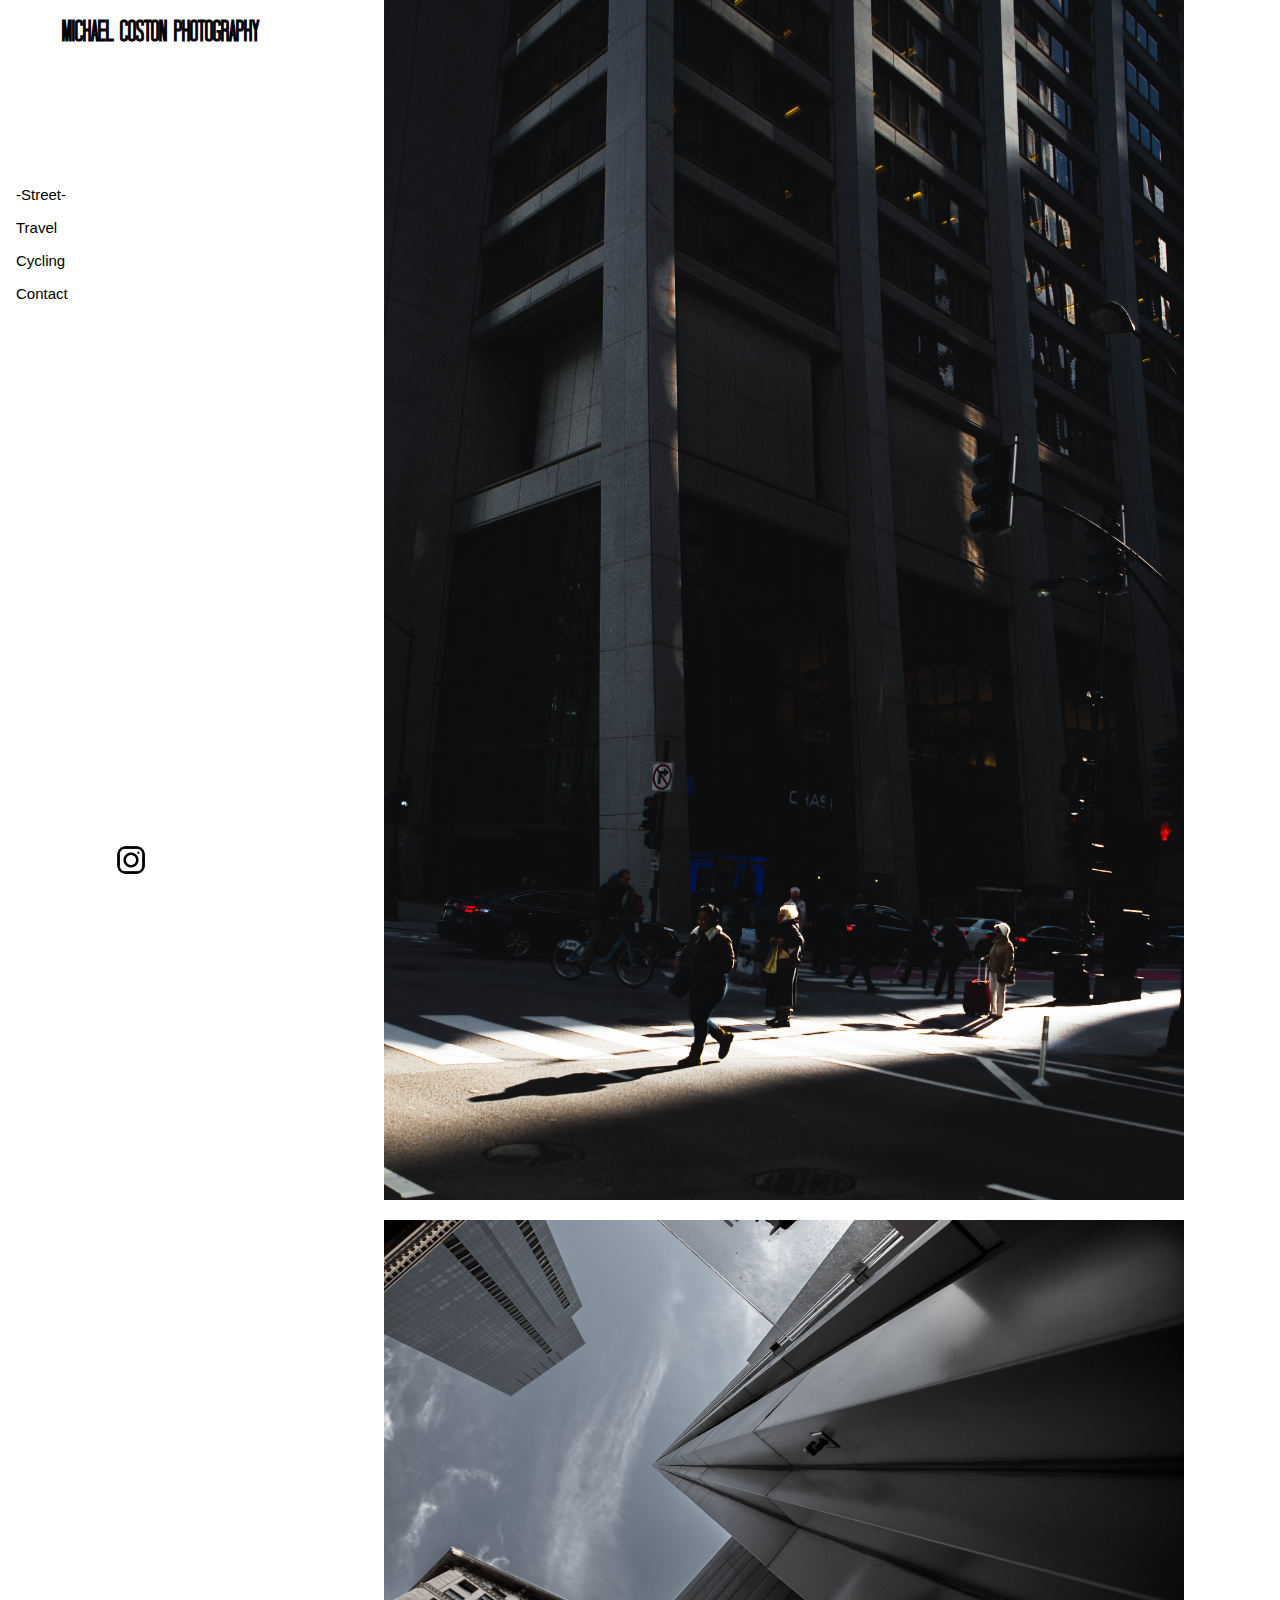
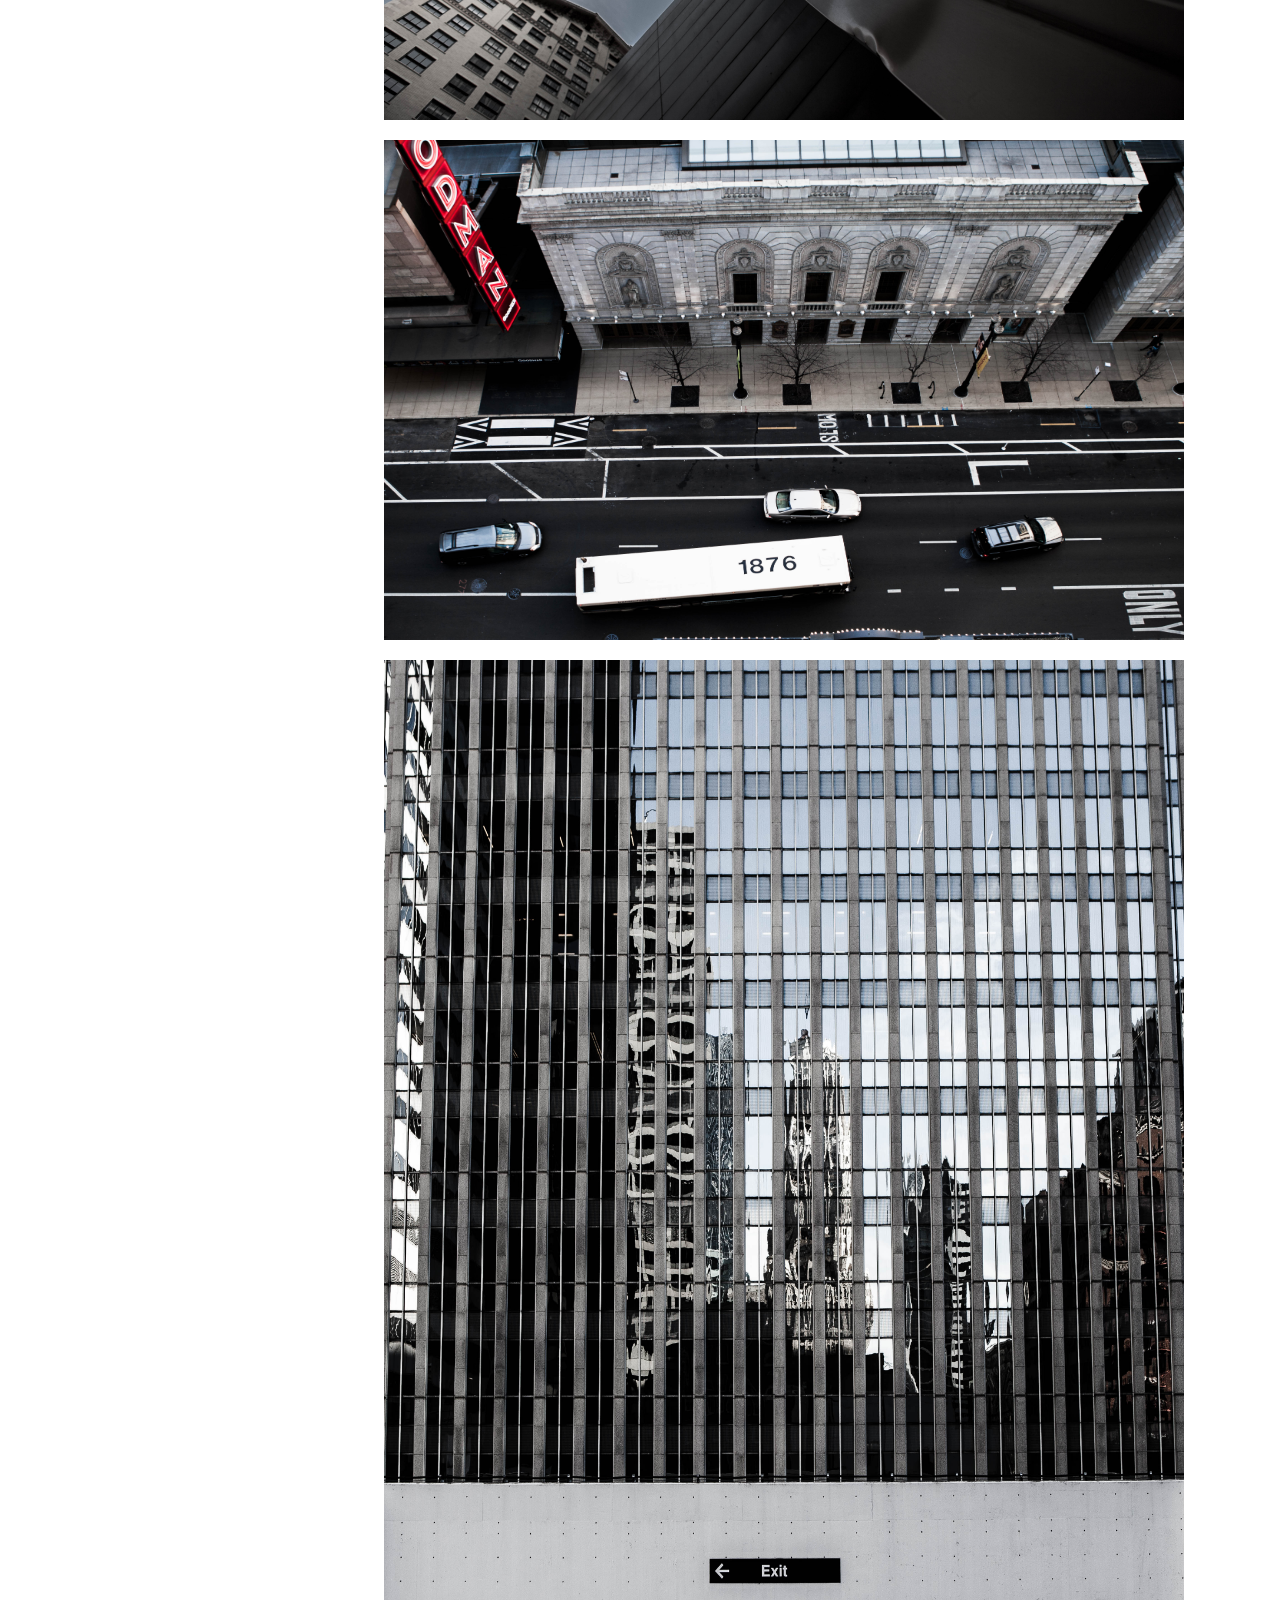
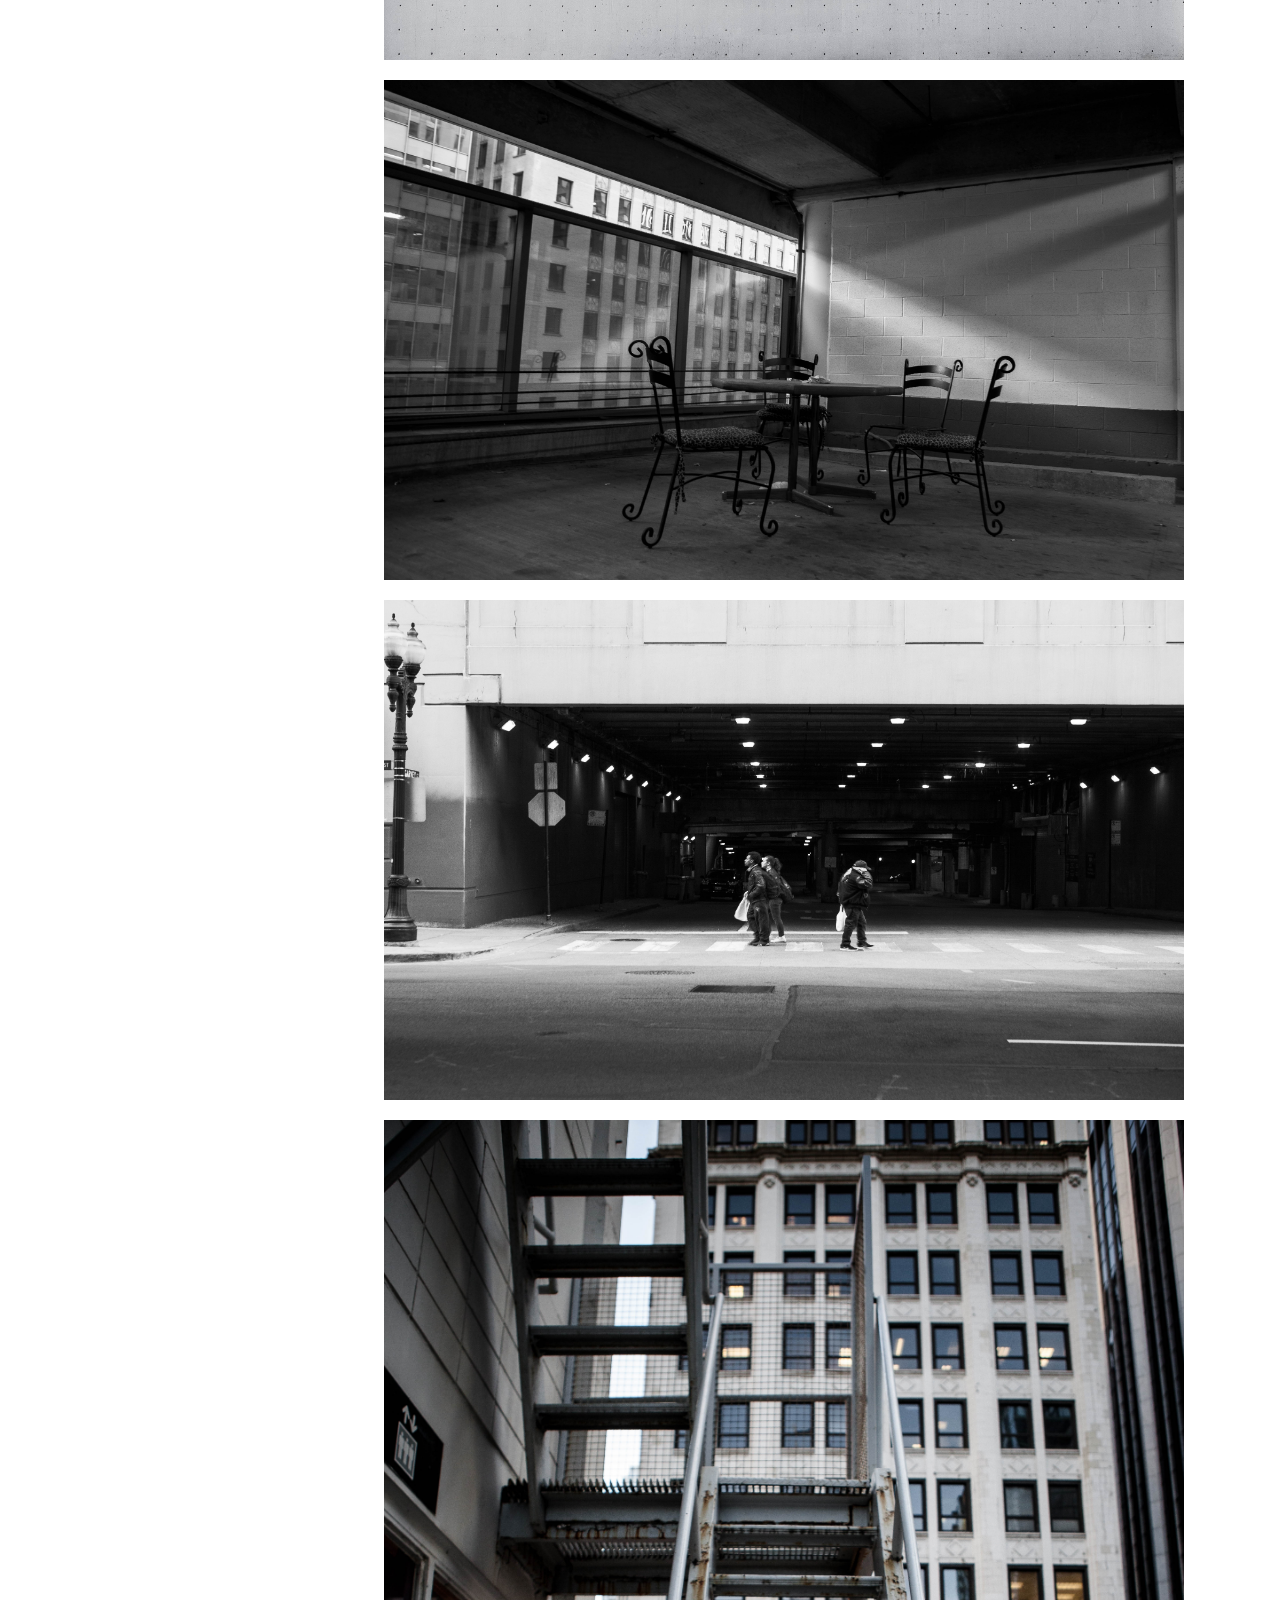
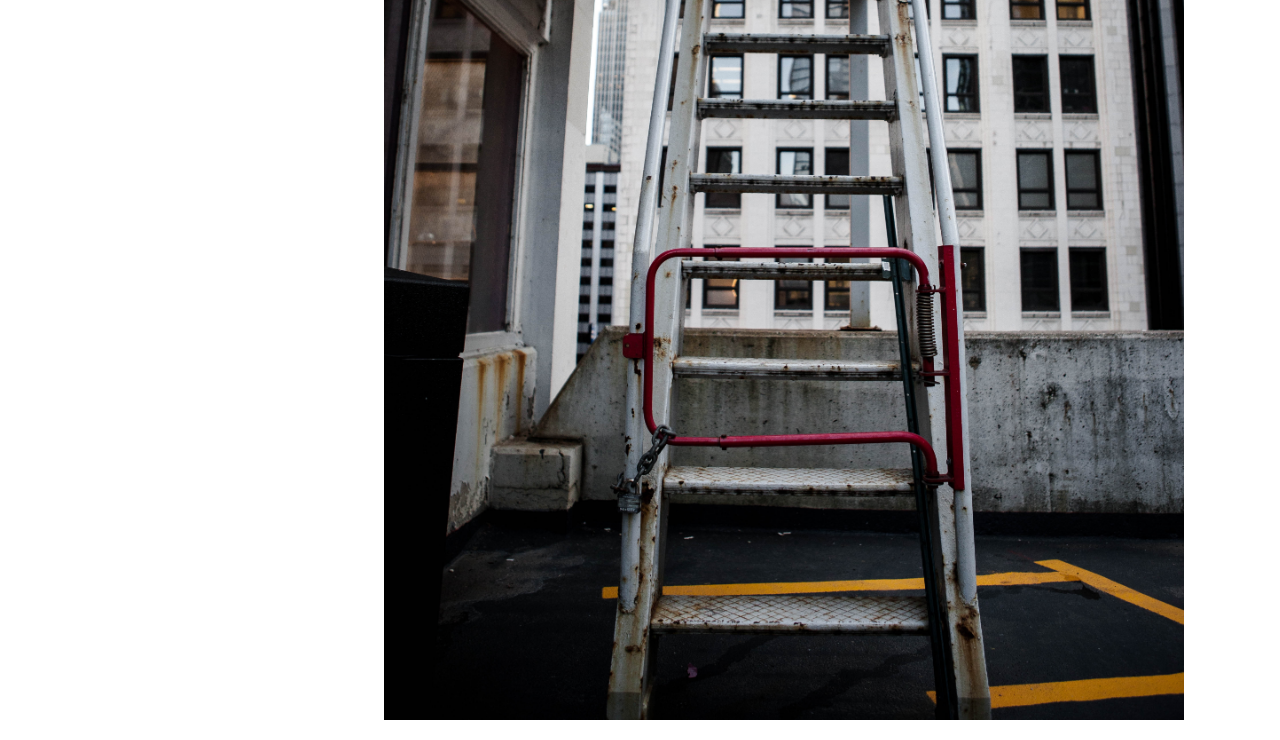
<file: index.html>
<! doctype html>
<html lang-"en-us">
  <head>
    <meta charset="utf-8">
    <meta http-equiv="X-UA-Compatible" content="IE=edge">
    <meta name="viewport" content="width=device-width, initial-scale=1">

    <link rel="stylesheet" type ="text/css" href="style.css"/>

    <title> MCC|Michael C Coston Photography</title>


</head>
<body>
<div id="content">
<div class="nav">
  <ul>
    <li><h1>MICHAEL COSTON PHOTOGRAPHY</h1></li><br />
    <li><a href="index.html">-Street-</a></li>
    <li><a href="travel.html">Travel</a></li>
    <li><a href="cycling.html">Cycling</a></li>
    <li><a href="contact.html">Contact</a></li>
    <a href="https://www.instagram.com/_stonnie/"><img border="0" alt="instagram" src="https://mcsoton.github.io/web-portfolio-/images/instagram_new-512.png" width="40" height="40">
    </a>
  </ul>

</div>

<div class="gallery">
    <img src="https://mcsoton.github.io/web-portfolio-/images/IMG_8646.jpg" alt="City 0" width="800" height="1200" onclick="openModal();currentSlide(1)" /><br />
    <img src="https://mcsoton.github.io/web-portfolio-/images/IMG_8689.jpg" alt="City I" width="800" height="500" onclick="openModal();currentSlide(2)" /><br />
    <img src="https://mcsoton.github.io/web-portfolio-/images/IMG_7011 copy.jpg" alt="City II" width="800" height="500" onclick="openModal();currentSlide(3)" /><br />
    <img src="https://mcsoton.github.io/web-portfolio-/images/IMG_8671.jpg" alt="City III" width="800" height="1000" onclick="openModal();currentSlide(4)" /><br />
    <img src="https://mcsoton.github.io/web-portfolio-/images/IMG_6974 copy.jpg" alt="City IV" width="800" height="500" onclick="openModal();currentSlide(5)" /><br />
    <img src="https://mcsoton.github.io/web-portfolio-/images/IMG_7016 copy.jpg" alt="City V" width="800" height="500" onclick="openModal();currentSlide(6)" />
    <img src="https://mcsoton.github.io/web-portfolio-/images/IMG_7042 copy.jpg" alt="City VI" width="800" hieght="1500" onclick="openModal();currentSlide(7)"/><br />

</div>
</div>

 <div id="myModal" class="modal">
  <span class="close cursor" onclick="closeModal()">&times;</span>
  <div class="modal-content">

    <div class="mySlides">
      <div class="numbertext">1 / 7</div>
      <img src="https://mcsoton.github.io/web-portfolio-/images/IMG_8646.jpg" style="width:100%">
    </div>

    <div class="mySlides">
      <div class="numbertext">2 / 7</div>
      <img src="https://mcsoton.github.io/web-portfolio-/images/IMG_8689.jpg" style="width:100%">
    </div>
    
    <div class="mySlides">
      <div class="numbertext">3 / 7</div>
      <img src="https://mcsoton.github.io/web-portfolio-/images/IMG_7011 copy.jpg" style="width:100%">
    </div>
    
    <div class="mySlides">
      <div class="numbertext">4 / 7</div>
      <img src="https://mcsoton.github.io/web-portfolio-/images/IMG_8671.jpg" style="width:100%">
    </div>
    
    <div class="mySlides">
      <div class="numbertext">5 / 7</div>
      <img src="https://mcsoton.github.io/web-portfolio-/images/IMG_6974 copy.jpg" style="width:100%">
    </div>
    
    <div class="mySlides">
      <div class="numbertext">6 / 7</div>
      <img src="https://mcsoton.github.io/web-portfolio-/images/IMG_7016 copy.jpg" style="width:100%">
    </div>
    
    <div class="mySlides">
      <div class="numbertext">7 / 7</div>
      <img src="https://mcsoton.github.io/web-portfolio-/images/IMG_7042 copy.jpg" style="width:100%">
    </div>

    <a class="prev" onclick="plusSlides(-1)">&#10094;</a>
    <a class="next" onclick="plusSlides(1)">&#10095;</a>

  
<script>
function openModal() {
  document.getElementById('myModal').style.display = "block";
}

function closeModal() {
  document.getElementById('myModal').style.display = "none";
}

var slideIndex = 1;
showSlides(slideIndex);

function plusSlides(n) {
  showSlides(slideIndex += n);
}

function currentSlide(n) {
  showSlides(slideIndex = n);
}

function showSlides(n) {
  var i;
  var slides = document.getElementsByClassName("mySlides");
  var dots = document.getElementsByClassName("demo");
  var captionText = document.getElementById("caption");
  if (n > slides.length) {slideIndex = 1}
  if (n < 1) {slideIndex = slides.length}
  for (i = 0; i < slides.length; i++) {
      slides[i].style.display = "none";
  }
  for (i = 0; i < dots.length; i++) {
      dots[i].className = dots[i].className.replace(" active", "");
  }
  slides[slideIndex-1].style.display = "block";
  dots[slideIndex-1].className += " active";
  captionText.innerHTML = dots[slideIndex-1].alt;
}
</script>  

</body>

</html>
</file>
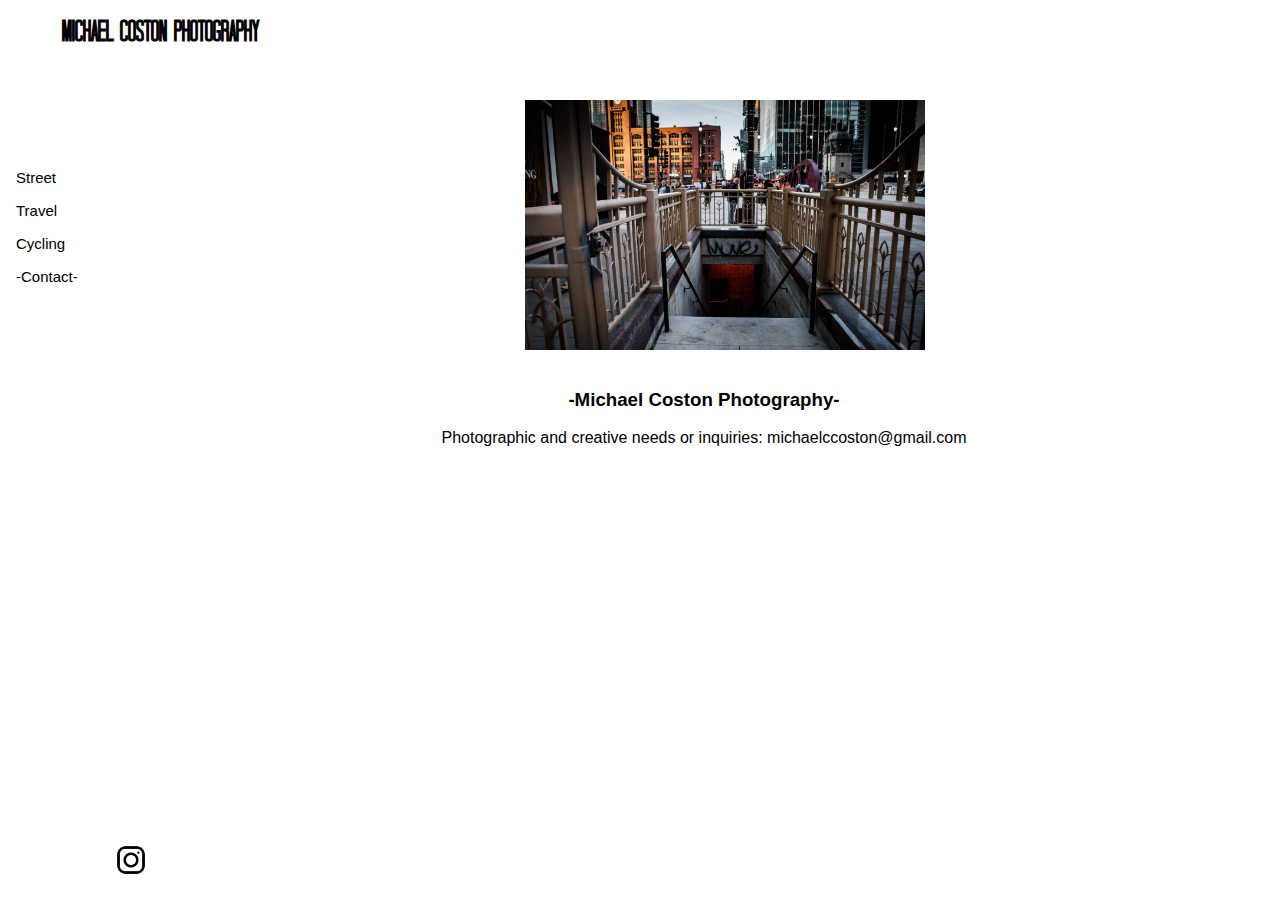
<file: contact.html>
<! doctype html>
<html lang-"en-us">
  <head>
    <meta charset="utf-8">
    <meta http-equiv="X-UA-Compatible" content="IE=edge">
    <meta name="viewport" content="width=device-width, initial-scale=1">

    <link rel="stylesheet" type ="text/css" href="style.css"/>

    <title> MCC|Michael C Coston Photography</title>


</head>
<body>

<div class="nav">
  <ul>
    <li><h1>MICHAEL COSTON PHOTOGRAPHY</h1></li>
    <li><a href="index.html">Street</a></li>
    <li><a href="travel.html">Travel</a></li>
    <li><a href="cycling.html">Cycling</a></li>
    <li><a href="contact.html">-Contact-</a></li>
    <a href="https://www.instagram.com/_stonnie/"><img border="0" alt="instagram" src="https://mcsoton.github.io/web-portfolio-/images/instagram_new-512.png" width="40" height="40">
    </a>
  </ul>

</div>

<div class="contact">
  <img src="https://mcsoton.github.io/web-portfolio-/images/IMG_7100.jpg" alt="City C" width="400" height="250">
  <h3>-Michael Coston Photography-</h3>
  <p>Photographic and creative needs or inquiries: <a href= "mailto:michaelccoston@gmail.com">michaelccoston@gmail.com</a></p>

</div>

</body>

</html>
</file>
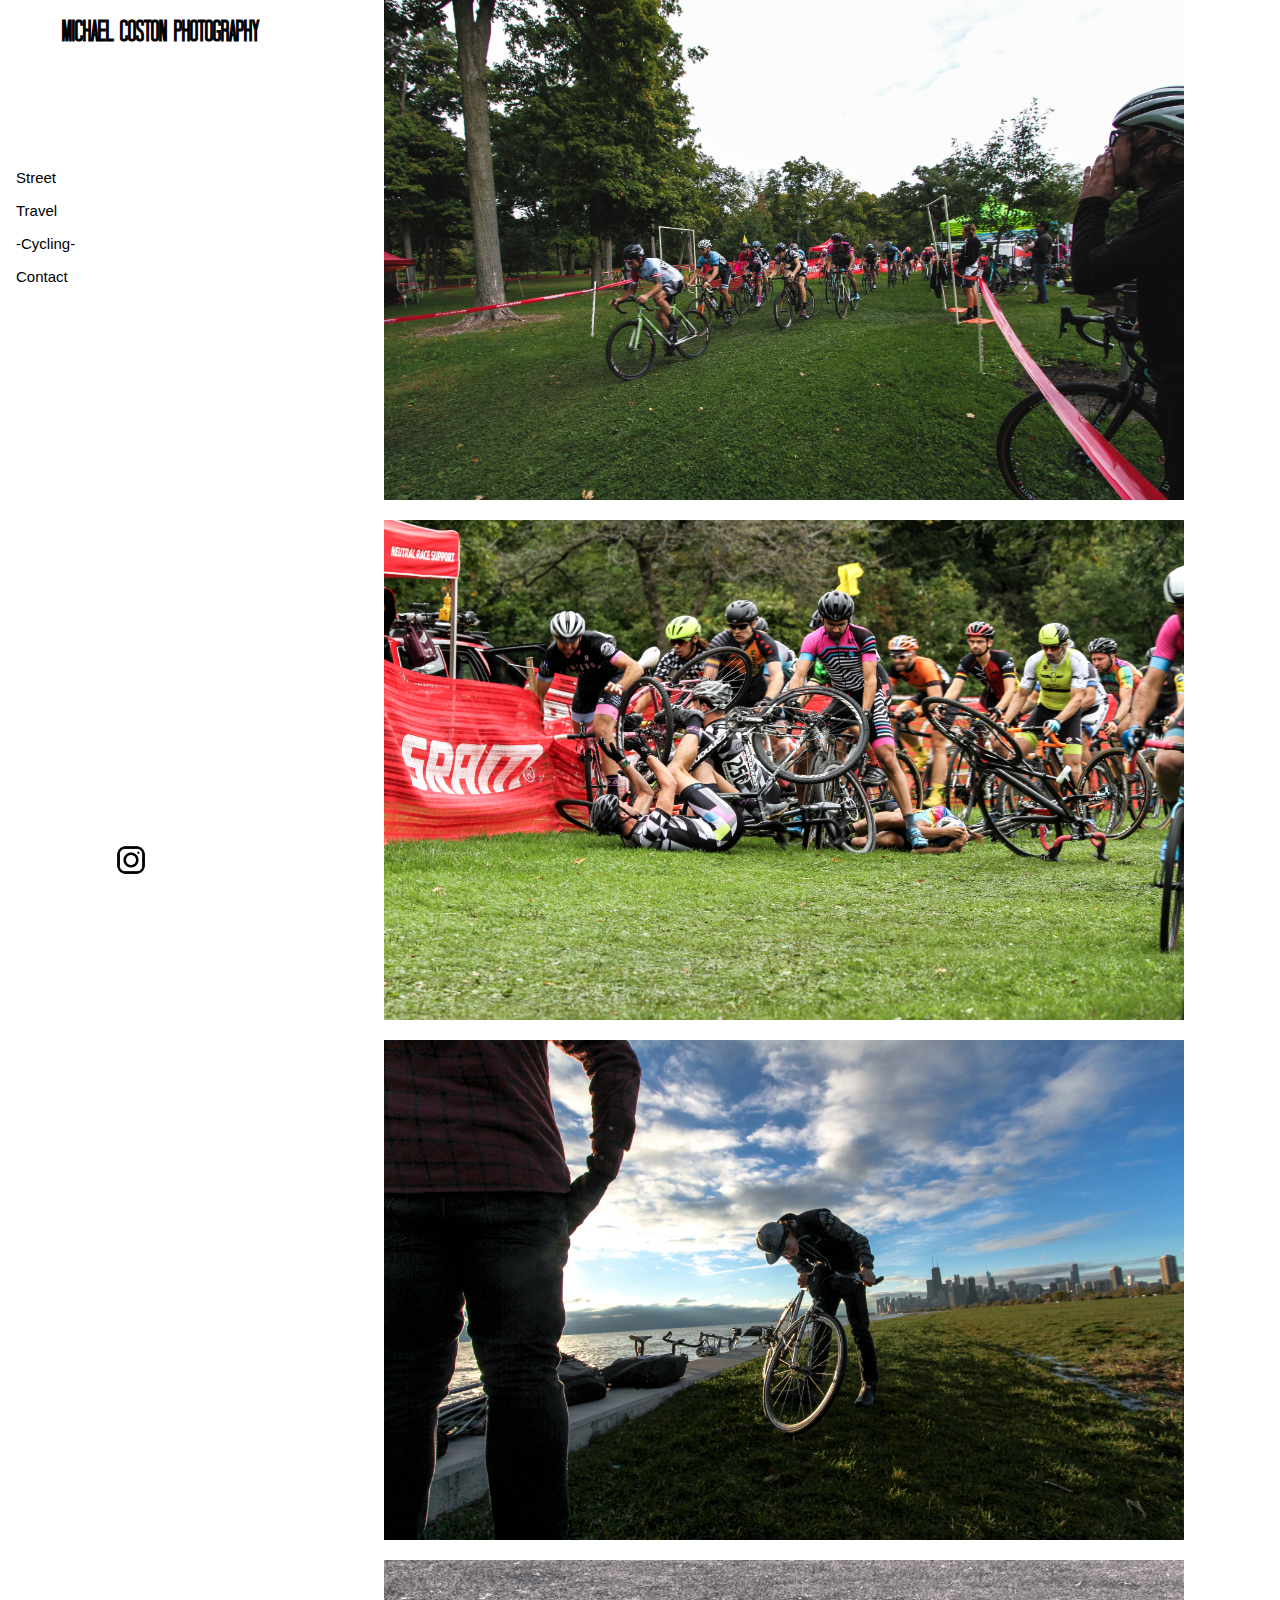
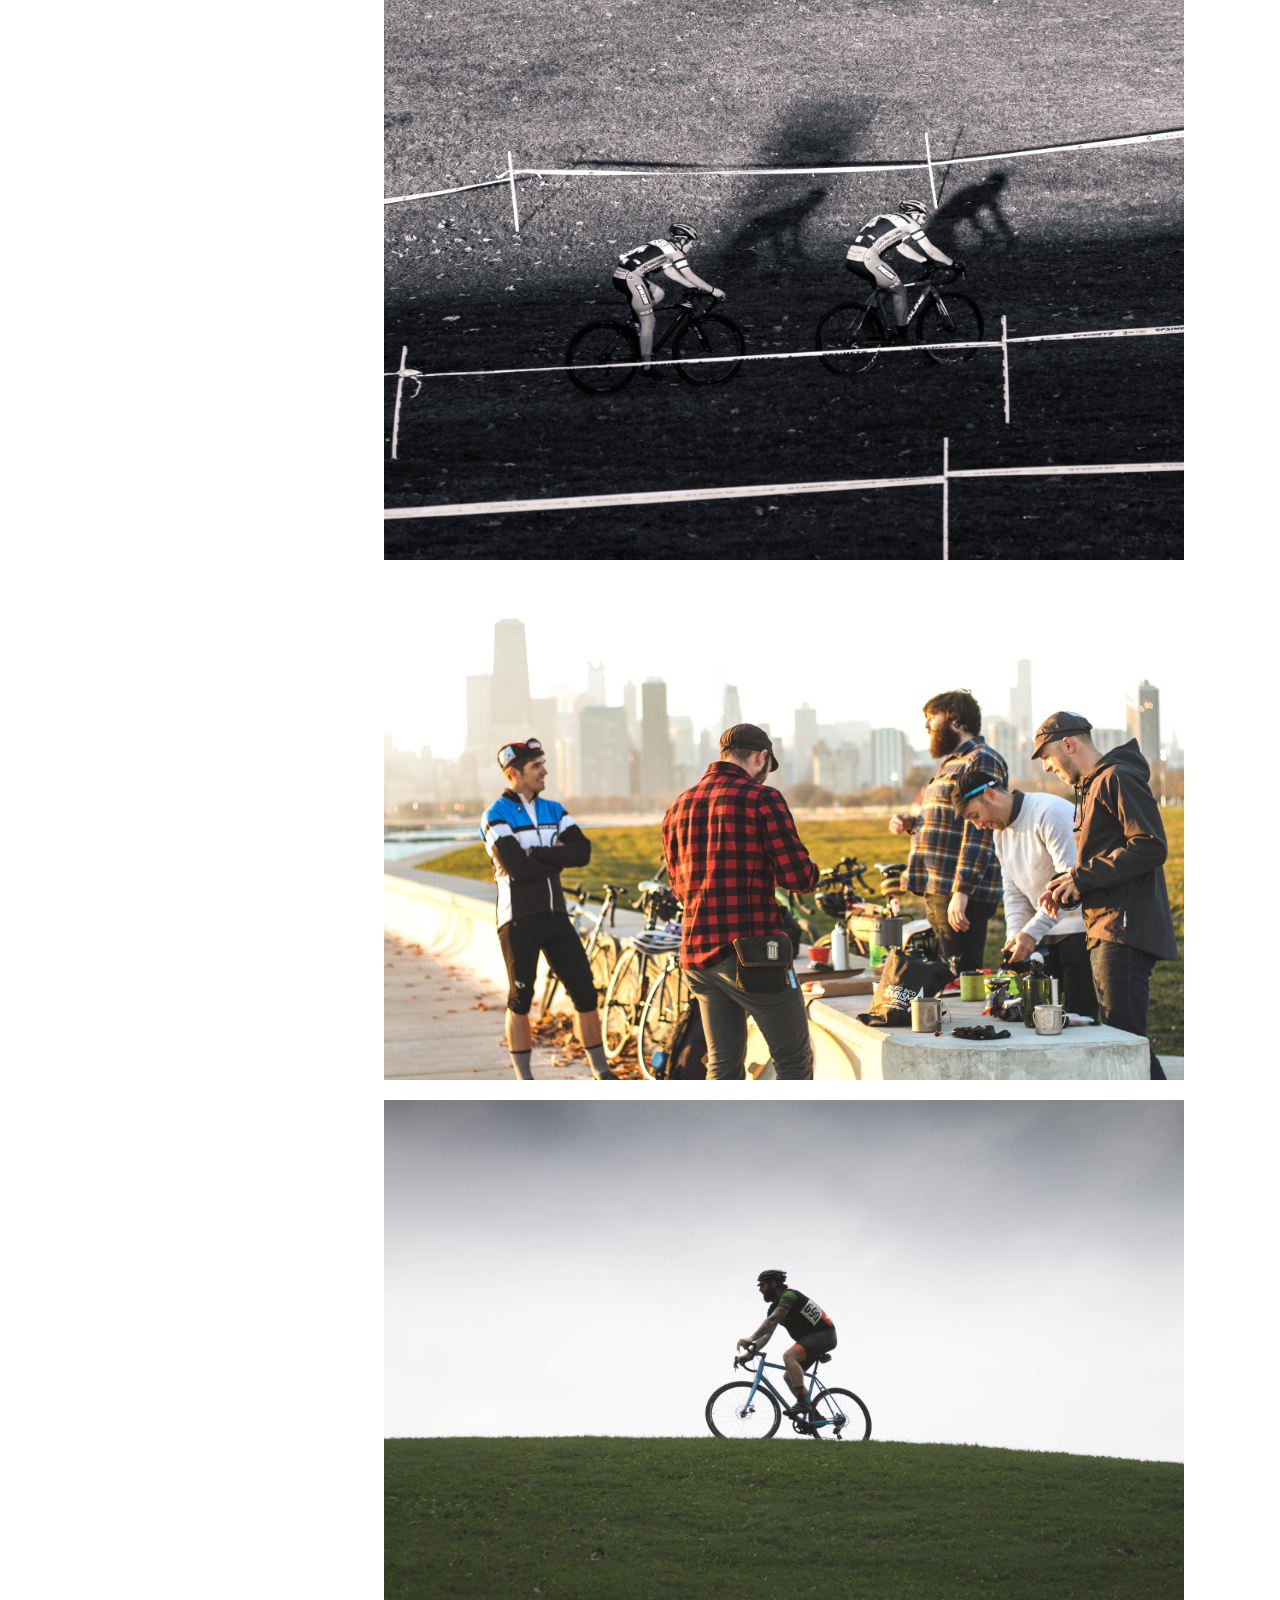
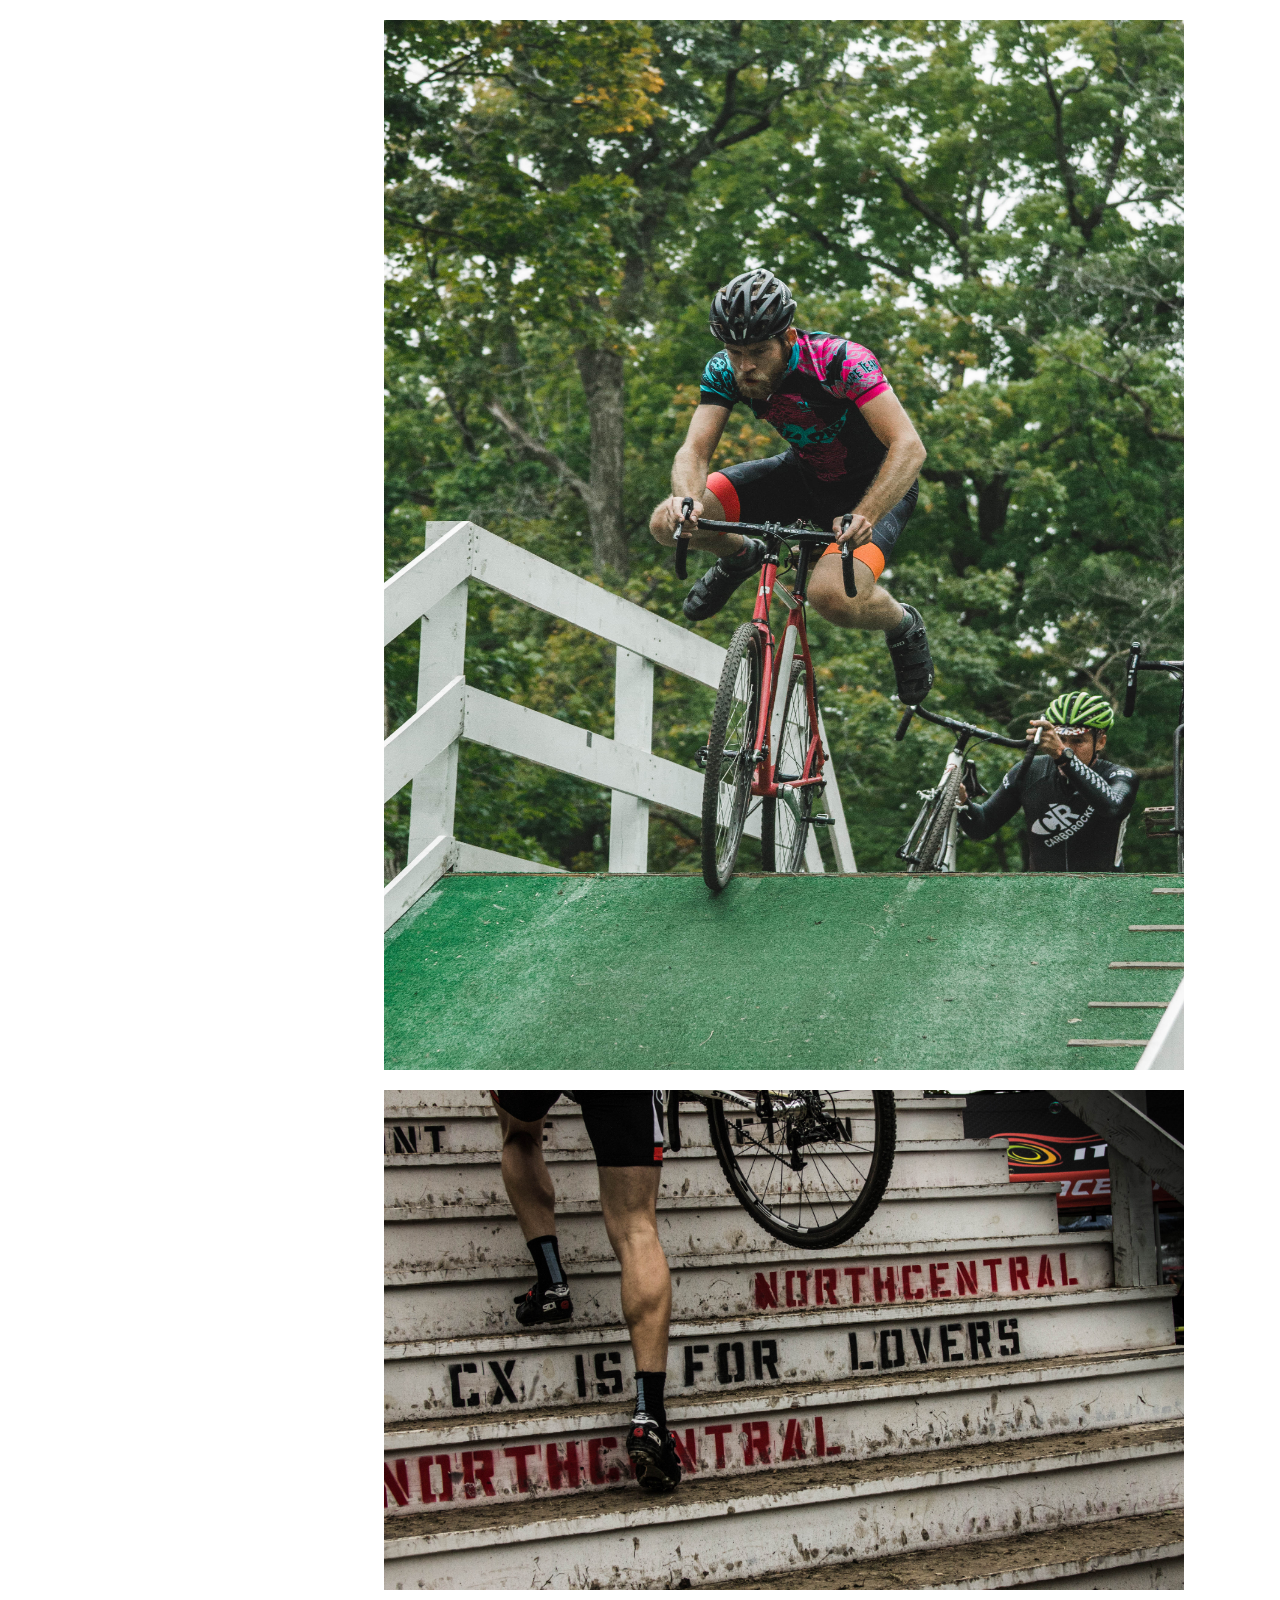
<file: cycling.html>
<! doctype html>
<html lang-"en-us">
  <head>
    <meta charset="utf-8">
    <meta http-equiv="X-UA-Compatible" content="IE=edge">
    <meta name="viewport" content="width=device-width, initial-scale=1">

    <link rel="stylesheet" type ="text/css" href="style.css"/>

    <title> MCC|Michael C Coston Photography</title>


</head>
<body>

<div class="nav">
  <ul>
    <li><h1>MICHAEL COSTON PHOTOGRAPHY</h1></li>
    <li><a href="index.html">Street</a></li>
    <li><a href="travel.html">Travel</a></li>
    <li><a href="cylcing.html">-Cycling-</a></li>
    <li><a href="contact.html">Contact</a></li>
    <a href="https://www.instagram.com/_stonnie/"><img border="0" alt="instagram" src="https://mcsoton.github.io/web-portfolio-/images/instagram_new-512.png" width="40" height="40">
    </a>
  </ul>

</div>
<div id="content">
<div class="gallery">
    <img src="https://mcsoton.github.io/web-portfolio-/images/IMG_2190.jpg" alt="Cylcing I" width="800" height="500" onclick="openModal();currentSlide(1)" /><br />
    <img src="https://mcsoton.github.io/web-portfolio-/images/IMG_2387.jpg" alt="Cylcing II" width="800" height="500" onclick="openModal();currentSlide(2)" /><br />
    <img src="https://mcsoton.github.io/web-portfolio-/images/IMG_3663.jpg" alt="Cycling III" width="800" height="500" onclick="openModal();currentSlide(3)" /><br />
    <img src="https://mcsoton.github.io/web-portfolio-/images/IMG_3694.jpg" alt="Cycling IV" width="800" height="600" onclick="openModal();currentSlide(4)" /><br />
    <img src="https://mcsoton.github.io/web-portfolio-/images/IMG_4176.jpg" alt="Cycling V" width="800" height="500" onclick="openModal();currentSlide(5)" /><br />
    <img src="https://mcsoton.github.io/web-portfolio-/images/IMG_6829.jpg" alt="Cycling VI" width="800" height="500" onclick="openModal();currentSlide(6)" /><br />
    <img src="https://mcsoton.github.io/web-portfolio-/images/IMG_7026.jpg" alt="Cylcing VII" width="800" height="1050" onclick="openModal();currentSlide(7)" /><br />
    <img src="https://mcsoton.github.io/web-portfolio-/images/IMG_7169.jpg" alt="Cycling VIII" width="800" height="500" onclick="openModal();currentSlide(8)" /><br />
</div>
</div>

<div id="myModal" class="modal">
  <span class="close cursor" onclick="closeModal()">&times;</span>
  <div class="modal-content">

    <div class="mySlides">
      <div class="numbertext">1 / 8</div>
      <img src="https://mcsoton.github.io/web-portfolio-/images/IMG_2190.jpg" style="width:100%">
    </div>

    <div class="mySlides">
      <div class="numbertext">2 / 8</div>
      <img src="https://mcsoton.github.io/web-portfolio-/images/IMG_2387.jpg" style="width:100%">
    </div>
    
    <div class="mySlides">
      <div class="numbertext">3 / 8</div>
      <img src="https://mcsoton.github.io/web-portfolio-/images/IMG_3663.jpg" style="width:100%">
    </div>
    
    <div class="mySlides">
      <div class="numbertext">4 / 8</div>
      <img src="https://mcsoton.github.io/web-portfolio-/images/IMG_3694.jpg" style="width:100%">
    </div>
    
    <div class="mySlides">
      <div class="numbertext">5 / 8</div>
      <img src="https://mcsoton.github.io/web-portfolio-/images/IMG_4176.jpg" style="width:100%">
    </div>
    
    <div class="mySlides">
      <div class="numbertext">6 / 8</div>
      <img src="https://mcsoton.github.io/web-portfolio-/images/IMG_6829.jpg" style="width:100%">
    </div>
    
    <div class="mySlides">
      <div class="numbertext">7 / 8</div>
      <img src="https://mcsoton.github.io/web-portfolio-/images/IMG_7026.jpg" style="width:100%">
    </div>
    
    <div class="mySlides">
      <div class="numbertext">8 / 8</div>
      <img src="https://mcsoton.github.io/web-portfolio-/images/IMG_7169.jpg" style="width:100%">
    </div>

    <a class="prev" onclick="plusSlides(-1)">&#10094;</a>
    <a class="next" onclick="plusSlides(1)">&#10095;</a>
  
<script>
function openModal() {
  document.getElementById('myModal').style.display = "block";
}
function closeModal() {
  document.getElementById('myModal').style.display = "none";
}
var slideIndex = 1;
showSlides(slideIndex);
function plusSlides(n) {
  showSlides(slideIndex += n);
}
function currentSlide(n) {
  showSlides(slideIndex = n);
}
function showSlides(n) {
  var i;
  var slides = document.getElementsByClassName("mySlides");
  var dots = document.getElementsByClassName("demo");
  var captionText = document.getElementById("caption");
  if (n > slides.length) {slideIndex = 1}
  if (n < 1) {slideIndex = slides.length}
  for (i = 0; i < slides.length; i++) {
      slides[i].style.display = "none";
  }
  for (i = 0; i < dots.length; i++) {
      dots[i].className = dots[i].className.replace(" active", "");
  }
  slides[slideIndex-1].style.display = "block";
  dots[slideIndex-1].className += " active";
  captionText.innerHTML = dots[slideIndex-1].alt;
}
</script>
</body>

</html>
</file>
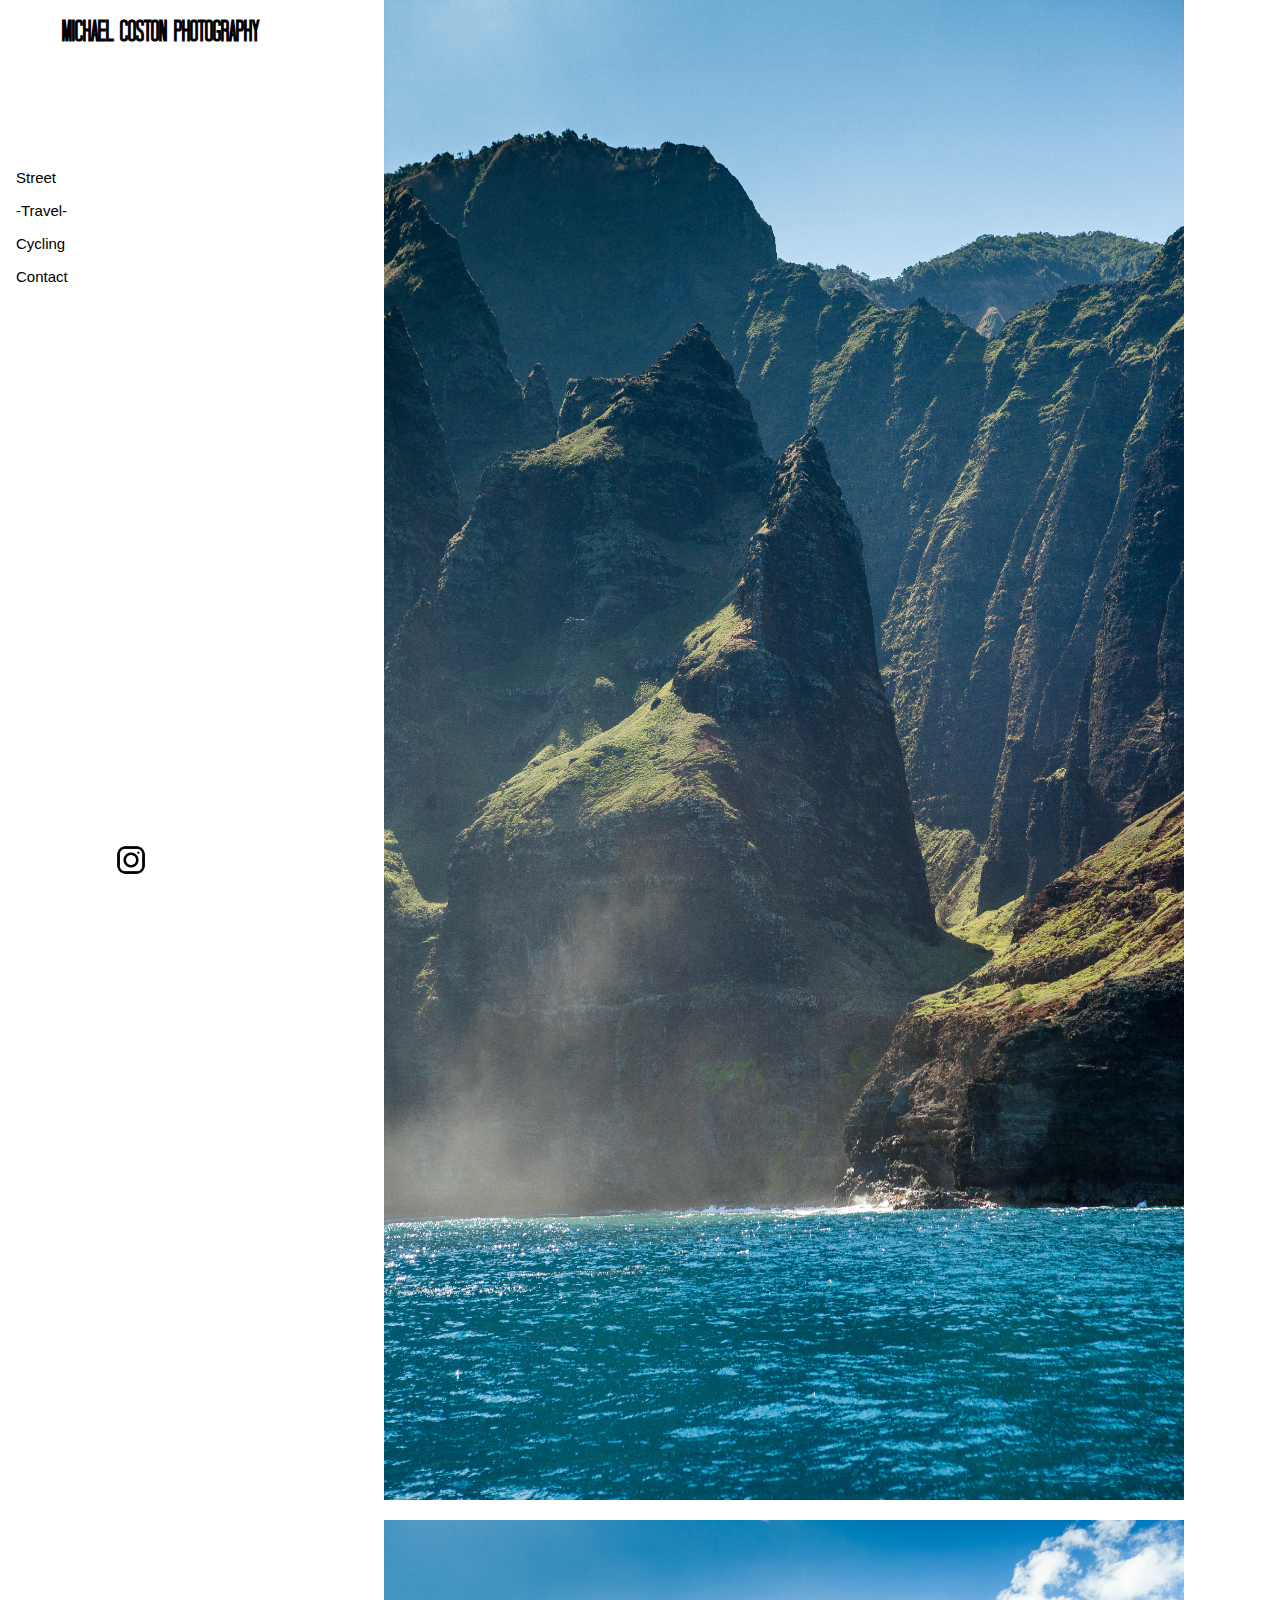
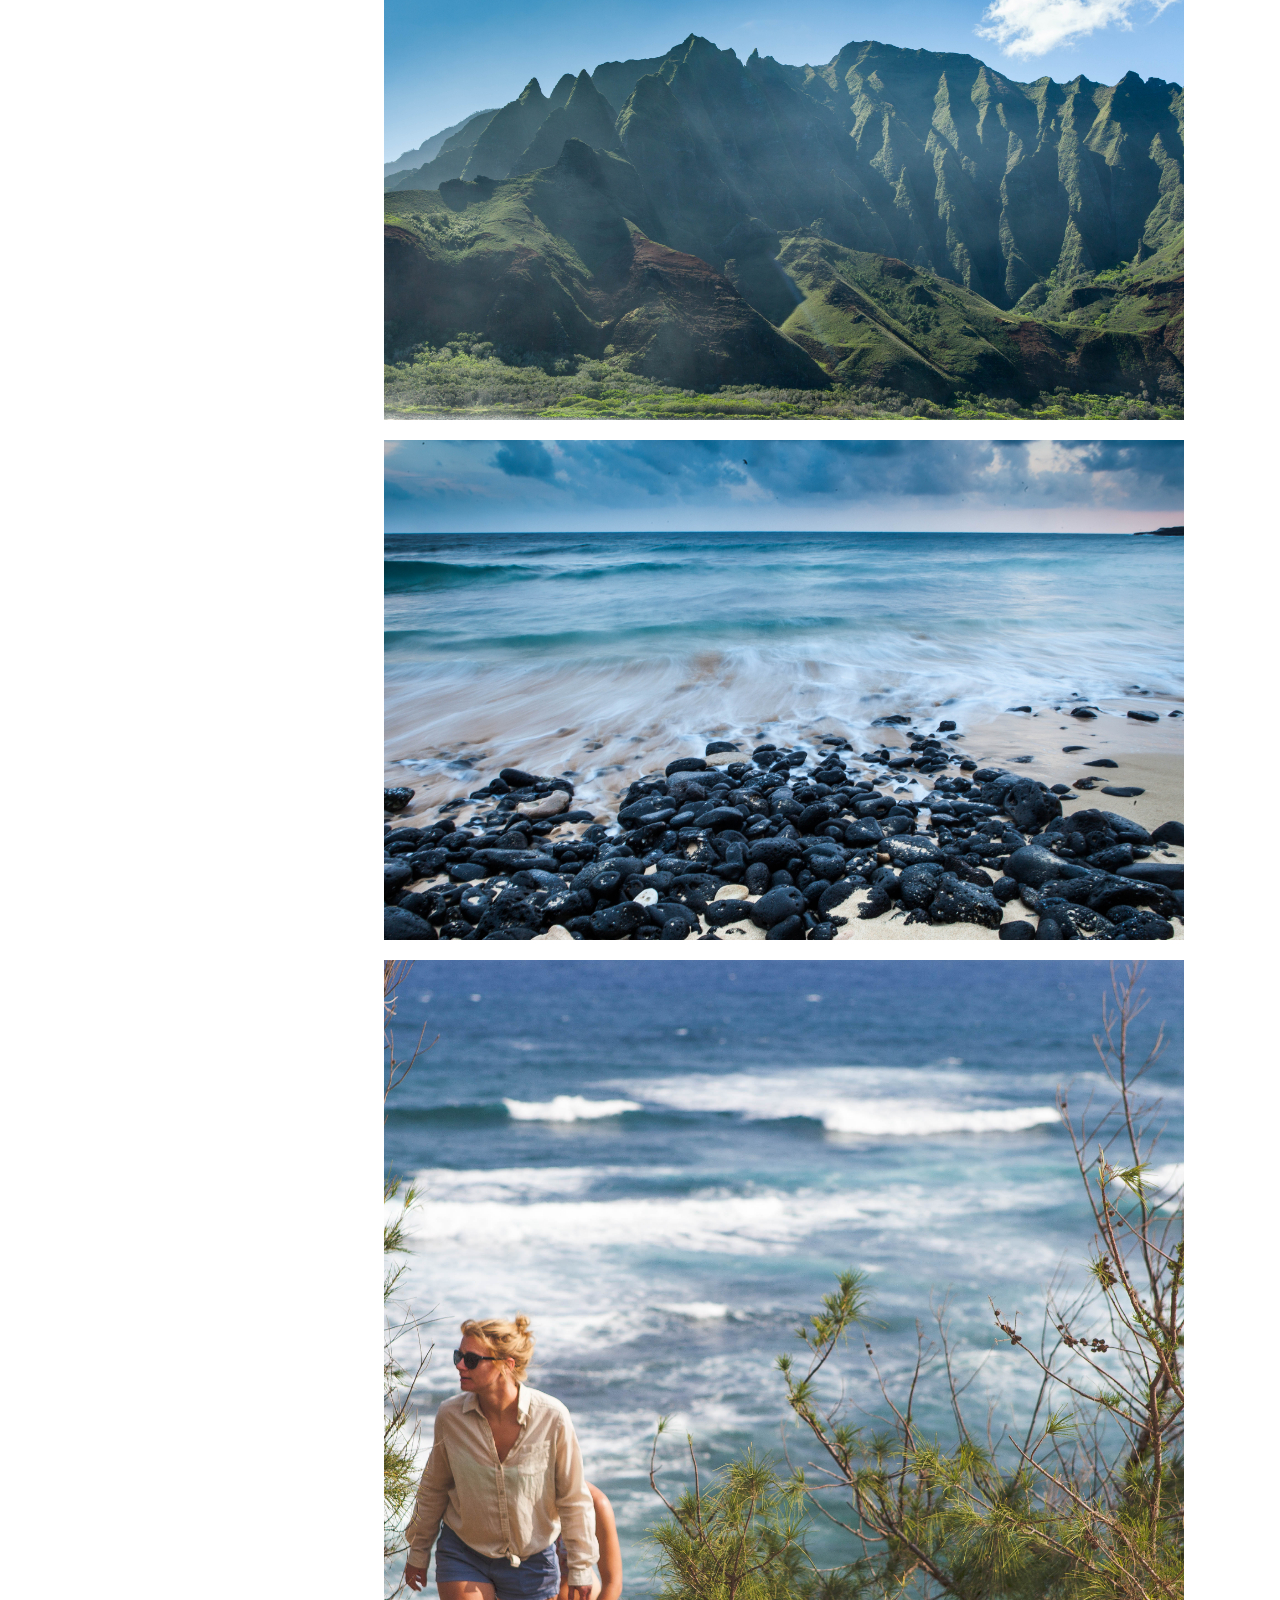
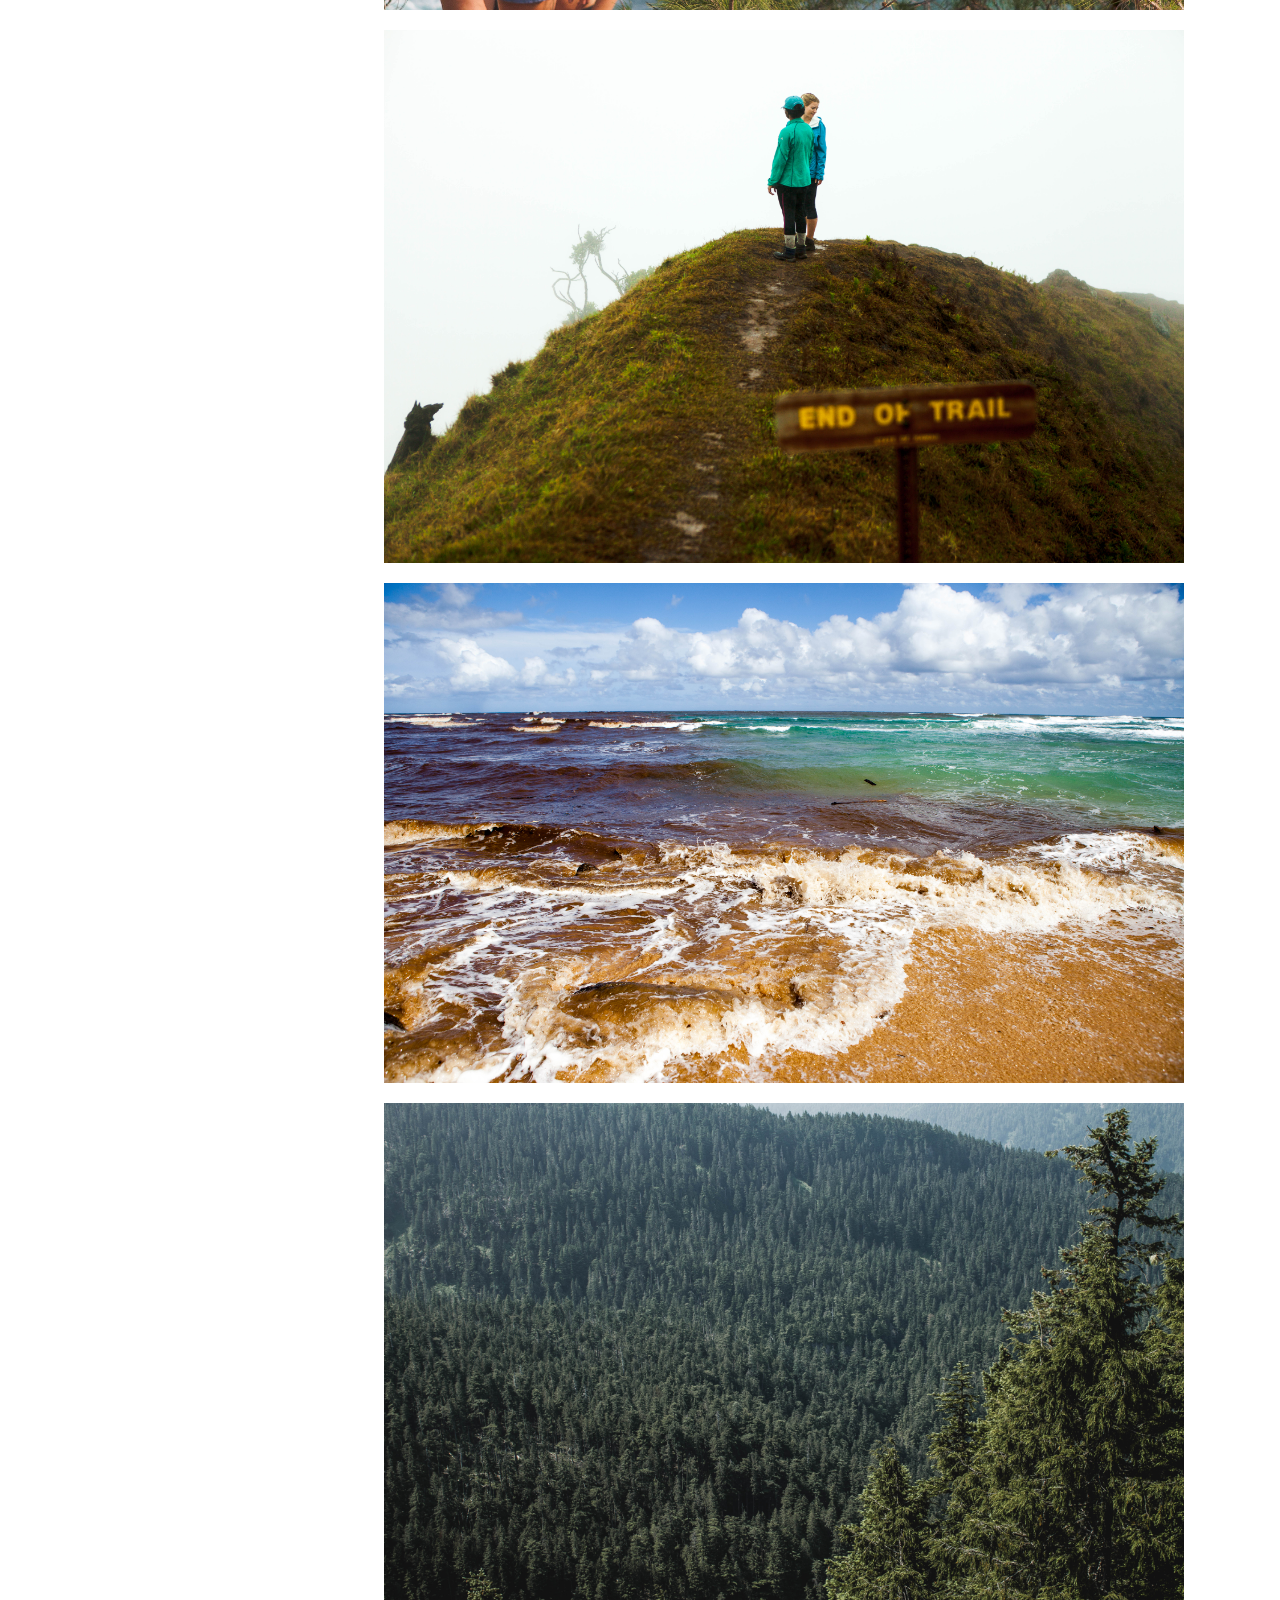
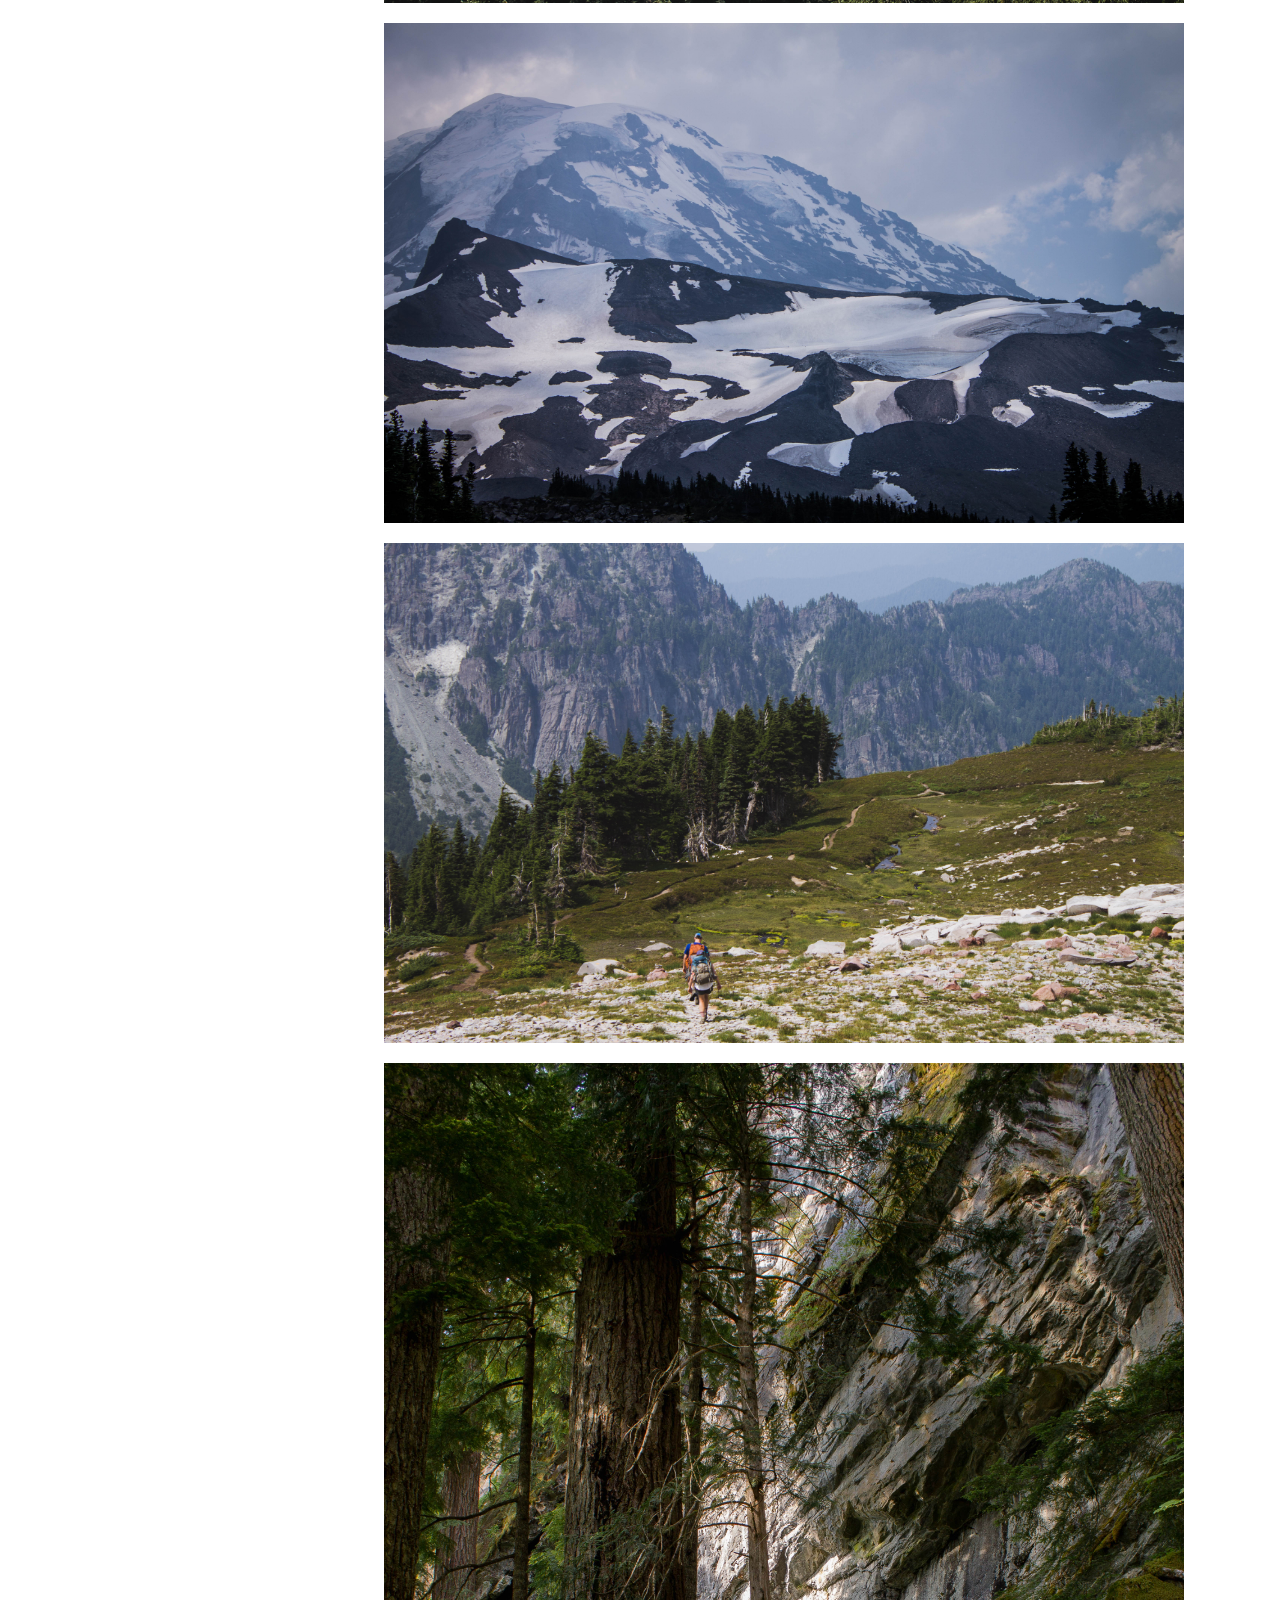
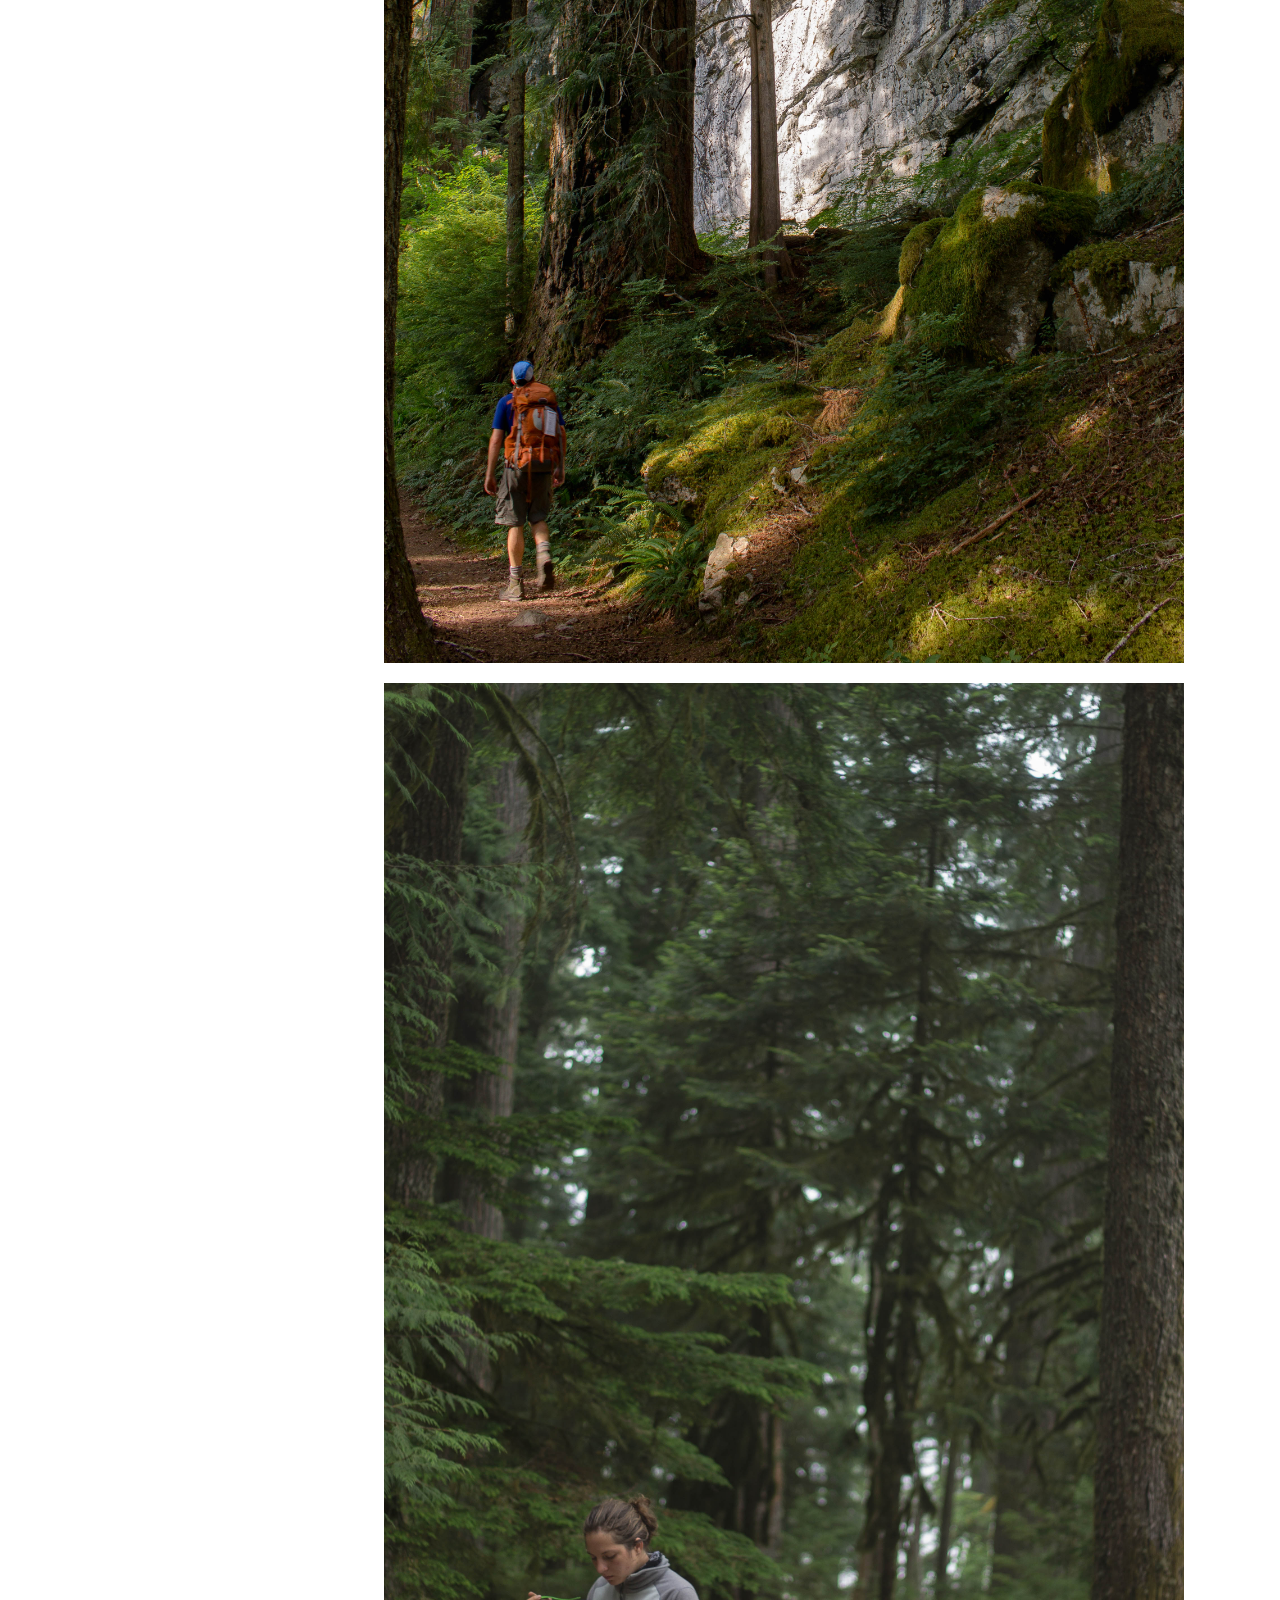
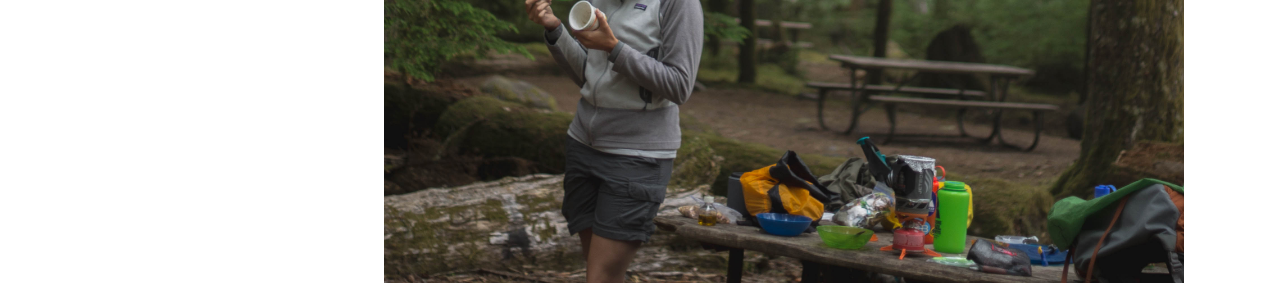
<file: travel.html>
<! doctype html>
<html lang-"en-us">
  <head>
    <meta charset="utf-8">
    <meta http-equiv="X-UA-Compatible" content="IE=edge">
    <meta name="viewport" content="width=device-width, initial-scale=1">

    <link rel="stylesheet" type ="text/css" href="style.css"/>

    <title> MCC|Michael Coston </title>


</head>
<body>
<div id="content">
<div class="nav">
  <ul>
    <li><h1>MICHAEL COSTON PHOTOGRAPHY</h1></li>
    <li><a href="index.html">Street</a></li>
    <li><a href="travel.html">-Travel-</a></li>
    <li><a href="cycling.html">Cycling</a></li>
    <li><a href="contact.html">Contact</a></li>
    <a href="https://www.instagram.com/_stonnie/"><img border="0" alt="instagram" src="https://mcsoton.github.io/web-portfolio-/images/instagram_new-512.png" width="40" height="40">
    </a>
  </ul>
</div>
</div>

<div class="gallery">
    <img src="https://mcsoton.github.io/web-portfolio-/images/IMG_7829.jpg" alt="Travel I" width="800" height="1500" onclick="openModal();currentSlide(1)" /><br />
    <img src="https://mcsoton.github.io/web-portfolio-/images/IMG_7885.jpg" alt="Travel II" width="800" height="500" onclick="openModal();currentSlide(2)" /><br />
    <img src="https://mcsoton.github.io/web-portfolio-/images/IMG_8248.jpg" alt="Travel IIB" width="800" height="500" onclick="openModal();currentSlide(3)" /><br />
    <img src="https://mcsoton.github.io/web-portfolio-/images/IMG_8054.jpg" alt="Travel III" width="800" height="650" onclick="openModal();currentSlide(4)" /><br />
    <img src="https://mcsoton.github.io/web-portfolio-/images/IMG_8300.jpg" alt="Travel IV" width="800" hieght="500" onclick="openModal();currentSlide(5)" /><br />
    <img src="https://mcsoton.github.io/web-portfolio-/images/IMG_8400.jpg" alt="Travel V" width="800" height="500" onclick="openModal();currentSlide(6)" /><br />
    <img src="https://mcsoton.github.io/web-portfolio-/images/IMG_6237.jpg" alt="Travel VI" width="800" height="500" onclick="openModal();currentSlide(7)" /><br />
    <img src="https://mcsoton.github.io/web-portfolio-/images/IMG_6278.jpg" alt="Travel VII" width="800" height="500" onclick="openModal();currentSlide(8)" /><br />
    <img src="https://mcsoton.github.io/web-portfolio-/images/IMG_6303.jpg" alt="Travel VIII" width="800" height="500" onclick="openModal();currentSlide(9)" /><br />
    <img src="https://mcsoton.github.io/web-portfolio-/images/IMG_6332.jpg" alt="Travel IX" width="800" height="1200" onclick="openModal();currentSlide(10)" /><br />
    <img src="https://mcsoton.github.io/web-portfolio-/images/IMG_6381.jpg" alt="Travel X" width="800" height="1200" onclick="openModal();currentSlide(11)" /><br />

</div>

<div id="myModal" class="modal">
  <span class="close cursor" onclick="closeModal()">&times;</span>
  <div class="modal-content">

    <div class="mySlides">
      <div class="numbertext">1 / 11</div>
      <img src="https://mcsoton.github.io/web-portfolio-/images/IMG_7829.jpg" style="width:100%">
    </div>

    <div class="mySlides">
      <div class="numbertext">2 / 11</div>
      <img src="https://mcsoton.github.io/web-portfolio-/images/IMG_7885.jpg" style="width:100%">
    </div>
    
    <div class="mySlides">
      <div class="numbertext">3 / 11</div>
      <img src="https://mcsoton.github.io/web-portfolio-/images/IMG_8248.jpg" style="width:100%">
    </div>
    
    <div class="mySlides">
      <div class="numbertext">4 / 11</div>
      <img src="https://mcsoton.github.io/web-portfolio-/images/IMG_8054.jpg" style="width:100%">
    </div>
    
    <div class="mySlides">
      <div class="numbertext">5 / 11</div>
      <img src="https://mcsoton.github.io/web-portfolio-/images/IMG_8300.jpg" style="width:100%">
    </div>
    
    <div class="mySlides">
      <div class="numbertext">6 / 11</div>
      <img src="https://mcsoton.github.io/web-portfolio-/images/IMG_8400.jpg" style="width:100%">
    </div>
    
    <div class="mySlides">
      <div class="numbertext">7 / 11</div>
      <img src="https://mcsoton.github.io/web-portfolio-/images/IMG_6237.jpg" style="width:100%">
    </div>
    
    <div class="mySlides">
      <div class="numbertext">8 / 11</div>
      <img src="https://mcsoton.github.io/web-portfolio-/images/IMG_6278.jpg" style="width:100%">
    </div>
    
     <div class="mySlides">
      <div class="numbertext">9 / 11</div>
      <img src="https://mcsoton.github.io/web-portfolio-/images/IMG_6303.jpg" style="width:100%">
    </div>
    
     <div class="mySlides">
      <div class="numbertext">10 / 11</div>
      <img src="https://mcsoton.github.io/web-portfolio-/images/IMG_6332.jpg" style="width:100%">
    </div>
    
     <div class="mySlides">
      <div class="numbertext">11 / 11</div>
      <img src="https://mcsoton.github.io/web-portfolio-/images/IMG_6381.jpg" style="width:100%">
    </div>

    <a class="prev" onclick="plusSlides(-1)">&#10094;</a>
    <a class="next" onclick="plusSlides(1)">&#10095;</a>  
  
<script>
function openModal() {
  document.getElementById('myModal').style.display = "block";
}
function closeModal() {
  document.getElementById('myModal').style.display = "none";
}
var slideIndex = 1;
showSlides(slideIndex);
function plusSlides(n) {
  showSlides(slideIndex += n);
}
function currentSlide(n) {
  showSlides(slideIndex = n);
}
function showSlides(n) {
  var i;
  var slides = document.getElementsByClassName("mySlides");
  var dots = document.getElementsByClassName("demo");
  var captionText = document.getElementById("caption");
  if (n > slides.length) {slideIndex = 1}
  if (n < 1) {slideIndex = slides.length}
  for (i = 0; i < slides.length; i++) {
      slides[i].style.display = "none";
  }
  for (i = 0; i < dots.length; i++) {
      dots[i].className = dots[i].className.replace(" active", "");
  }
  slides[slideIndex-1].style.display = "block";
  dots[slideIndex-1].className += " active";
  captionText.innerHTML = dots[slideIndex-1].alt;
}
</script>
</body>

</html>
</file>
<file: style.css>
/*
Theme Name:   Michael Coston Photography
Author:  Michael Coston
*/
@font-face {
  font-family: "talldark";
  src: url('https://mcsoton.github.io/web-portfolio-/talldark.ttf') format('truetype');
}

/*#content{
 width: 1124px;
 margin: 0px auto;
}  */
body{
  margin:0;
  padding: 0;

}
header{
  padding: 16px 0;
}
h1{
  font-family: "talldark", serif;
  font-size: 30px;
  padding-bottom: 100px;
  text-align: center;

}

ul{
  list-style: none;
  margin: 0;
  padding:0;
  width: 25%;
  background-color: white;
  height: 100%;
  position: fixed;
  overflow: auto;
  font-family: sans-serif;
  font-size: 15px;
}
a{
  text-decoration: none;
  color:inherit;
}
li a{
  display: block;
  padding: 8px 16px;
  color: black;
  text-decoration: none;
  text-align: left;


}
ul img{
  position: absolute;
  bottom:0;
  left: 15px;
  max-height:40px;
  max-width:40px;
}

a:hover {
    color: #60a5dd;
    text-decoration: none
}


img{
  border: none;
  margin-bottom: 20px;
  margin-left: 30%;
  overflow: scroll; 
} 
img:hover{
  cursor:pointer;
}

.contact{
  text-align: center;
  margin-bottom: 20px;
  padding-left: 20%;
  padding-right:10%;
  overflow: scroll;
  font-family: sans-serif;
}
.contact img{
  margin-top: 100px;
  margin-bottom: 20px;
  margin-right:40%;
  position:relative;
}
.contact img:hover{
  cursor:default;
}

@media screen and (max-width:1123px) {
#content {
  width: 100%;
  }
.nav{
  width: 30%;
  }
 .gallery{
  width: 70%;
  }
}

@media screen and (max-width:640px) {
.nav ul h1{
  display: inline;
  position: absolute;
  text-align: center;
  float: left;
}
.nav ul{
    display: inline-grid;
    float: left;
    position:absolute;
    top: 0;
    width: 100%;
    height: 25%;
    text-align: center;
    padding: 0px,0px;

  }
  .gallery img{
   width:100%;
   height:auto;
  }
  .nav ul img{
  position: absolute;
  float:left;
  }
  .contact img{
   padding-top: 35%;
   width:100%;
   height: auto;}
 }

* {
  box-sizing: border-box;
}
.modal{
   display: none;
   position: fixed;
   z-index: 1;
   padding-top: 50px;
   left: 0;
   top: 0;
   width: 100%;
   height: 100%;
   overflow: auto;
   background-color: black;
 }
 .modal-content{
   position: relative;
   background-color: black;
   margin:auto;
   padding-right:235px;
   width: 50%;
   height: 50%;
   max-height:700px;
   max-width: 700px;
   
 }
 .close{
   color: white;
   position: absolute;
   top: 10px;
   right: 25px;
   font-size: 35px;
   font-weight: bold;
 }
.close:hover,
.close:focus {
  color: #999;
  text-decoration: none;
  cursor: pointer;
}
.myslides{
  display:none;
}
.cursor{
  cursor: pointer;
}
.prev,
.next{
  cursor:pointer;
  position: absolute;
  top: 50%;
  width:auto;
  padding: 16px;
  margin-top: -50px;
  color: white;
  font-weight: bold;
  font-size: 20px;
  transition: 0.6s ease;
  border-radius: 0 3px 3px 0;
  user-select:none;
  -webkit-user-select: none;
}
.next{
  right:0;
  border-radius: 3px 0 0 3px;
}
prev:hover,
.next:hover{
  background-color: rgba(0, 0, 0, 0.8);
}
img.demo{
  opacity:0.6;
}
.active,
.demo:hover{
  opacity:1;
}
</file>
